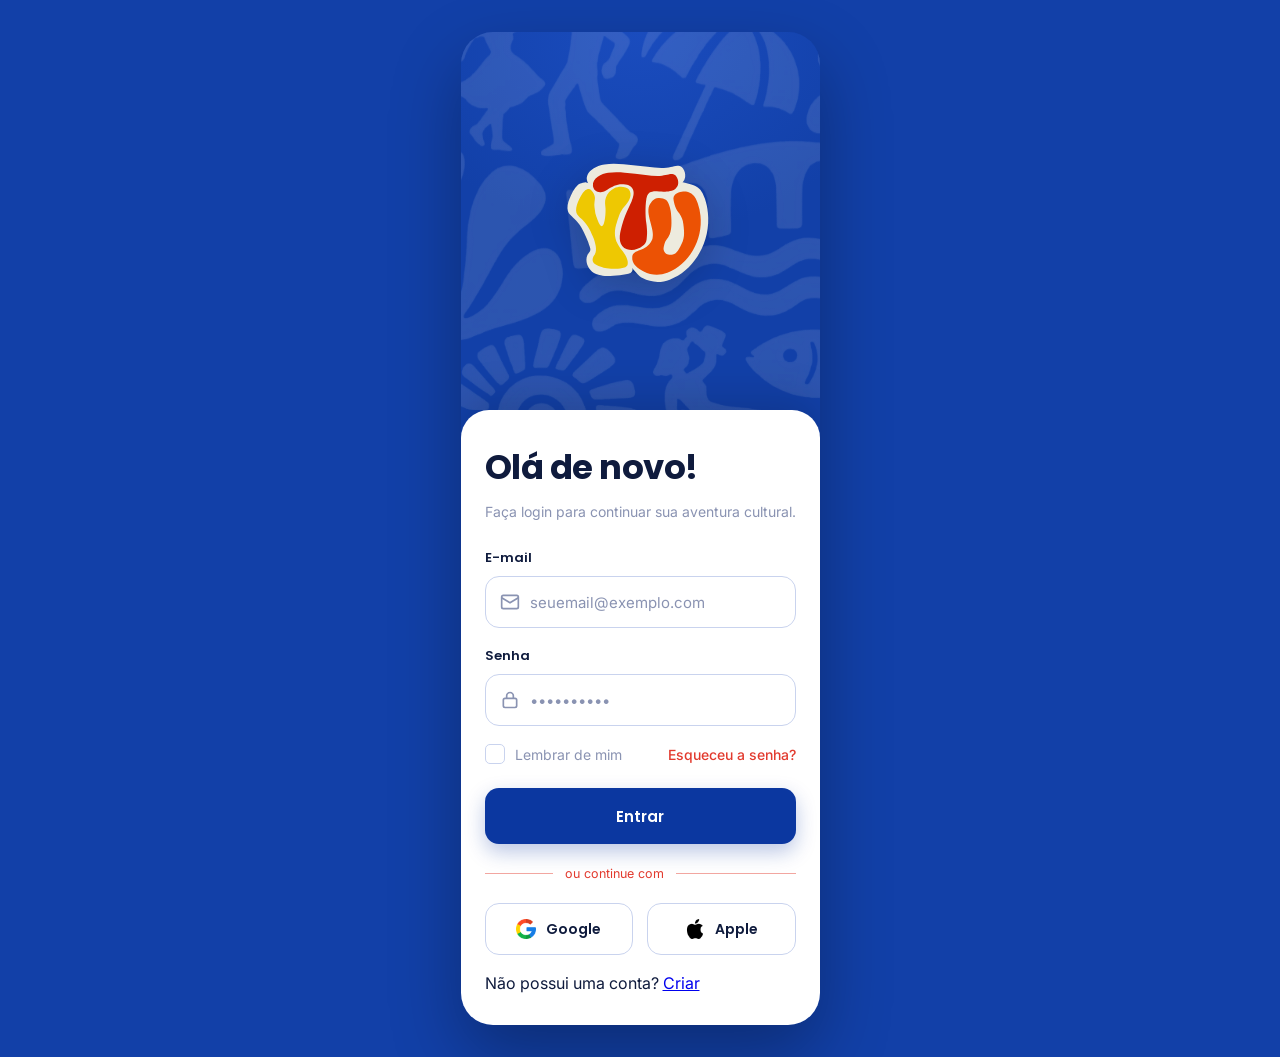
<file: telaLogin/index.html>
<!doctype html>
<html lang="pt-BR">
  <head>
    <meta charset="UTF-8" />
    <meta name="viewport" content="width=device-width, initial-scale=1" />
    <title>Olá de novo!</title>
    <link rel="preconnect" href="https://fonts.googleapis.com" />
    <link
      href="https://fonts.googleapis.com/css2?family=Poppins:wght@400;600;700&family=Inter:wght@400;500;600&display=swap"
      rel="stylesheet"
    />
    <link rel="stylesheet" href="style.css" />
  </head>
  <body>
    <div class="screen">
      <header class="hero">
        <img class="hero__logo" src="../src/logo.svg" alt="Logo" />
      </header>

      <main class="sheet">
        <h1 class="sheet__title">Olá de novo!</h1>
        <p class="sheet__subtitle">
          Faça login para continuar sua aventura cultural.
        </p>

        <form class="form">
          <div class="field">
            <label for="email">E-mail</label>
            <div class="input-wrap">
              <svg
                class="icon"
                viewBox="0 0 24 24"
                fill="none"
                stroke="currentColor"
                stroke-width="2"
              >
                <rect x="2" y="4" width="20" height="16" rx="2" />
                <path d="m2 7 10 6 10-6" />
              </svg>
              <input
                id="email"
                type="email"
                placeholder="seuemail@exemplo.com"
              />
            </div>
          </div>

          <div class="field">
            <label for="senha">Senha</label>
            <div class="input-wrap">
              <svg
                class="icon"
                viewBox="0 0 24 24"
                fill="none"
                stroke="currentColor"
                stroke-width="2"
              >
                <rect x="4" y="10" width="16" height="11" rx="2" />
                <path d="M8 10V7a4 4 0 0 1 8 0v3" />
              </svg>
              <input id="senha" type="password" placeholder="••••••••••" />
            </div>
          </div>

          <div class="row">
            <label class="check">
              <input type="checkbox" />
              <span class="box"></span>
              <span class="check__text">Lembrar de mim</span>
            </label>
            <a class="link" href="#">Esqueceu a senha?</a>
          </div>

          <button class="btn btn--primary" type="submit">Entrar</button>

          <div class="divider"><span>ou continue com</span></div>

          <!-- GOOGLE / APPLE -->

                <div class="socials">

                    <button
                        class="btn btn--ghost"
                        type="button"
                    >

                        <img
                            src="../src/icons/google.svg"
                            alt=""
                            width="20"
                            height="20"
                        >

                        Google

                    </button>


                    <button
                        class="btn btn--ghost"
                        type="button"
                    >

                        <img
                            src="../src/icons/apple.svg"
                            alt=""
                            width="20"
                            height="20"
                        >

                        Apple

                    </button>

                </div>

                <div class="register-link">
    <span>Não possui uma conta?</span>
    <a href="cadastro.html">Criar</a>
</div>
        </form>
      </main>
    </div>
  </body>
</html>
</file>
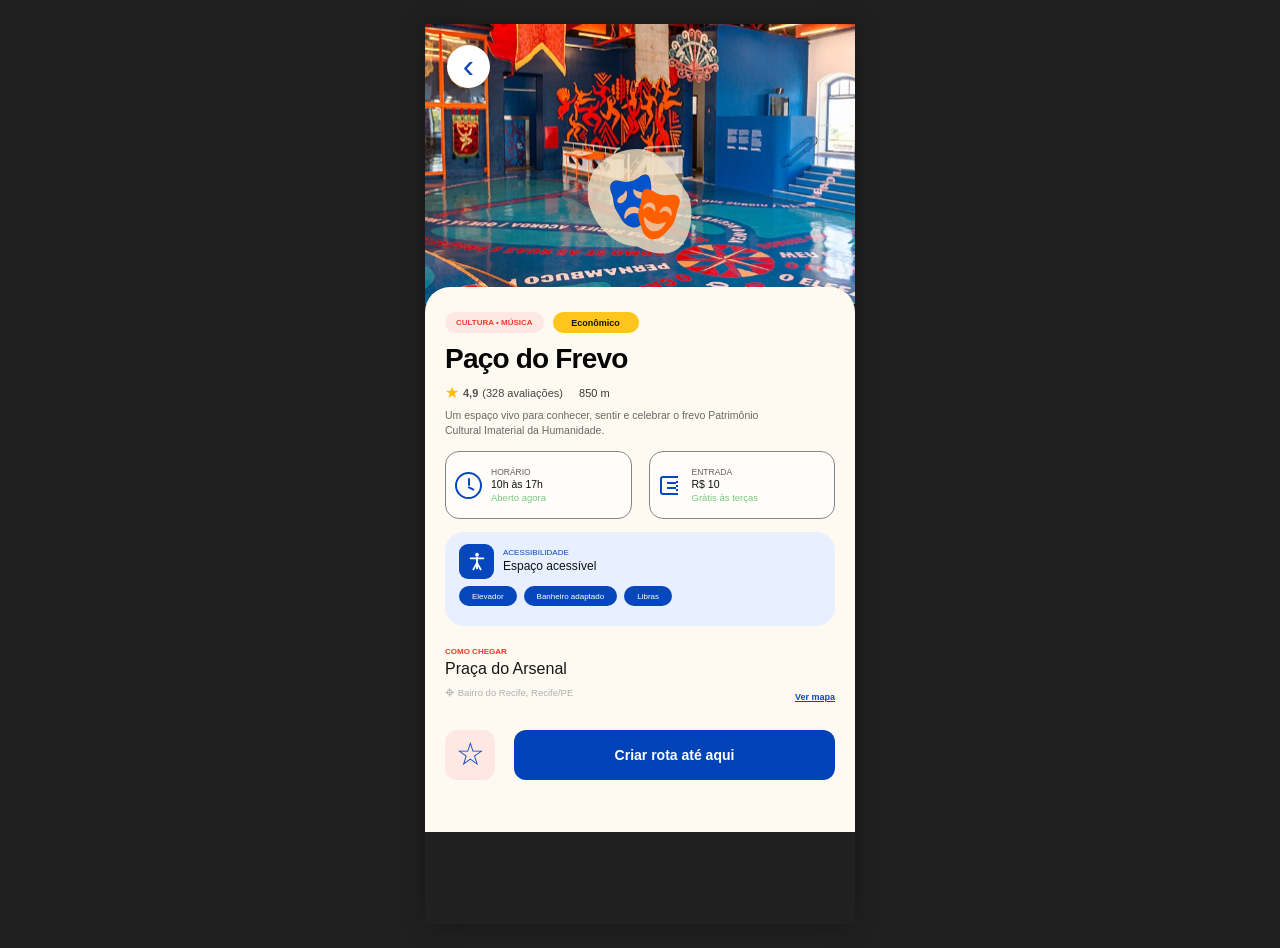
<file: lugar/lugar.html>
<!DOCTYPE html>
<html lang="pt-BR">

<head>
    <meta charset="UTF-8">
    <meta name="viewport" content="width=device-width, initial-scale=1.0">

    <title>Paço do Frevo</title>

    <link rel="preconnect" href="https://fonts.googleapis.com">
    <link rel="preconnect" href="https://fonts.gstatic.com" crossorigin>

    <link rel="stylesheet" href="lugar.css">
</head>

<body>

    <main class="app">

        <section class="hero">

            <img
                src="/src/image 143.svg"
                alt="Paço do Frevo"
                class="hero-image"
            >

            <button
                class="back-button"
                id="backButton"
                aria-label="Voltar"
            >
                <span>‹</span>
            </button>


            <div class="category-icon">

                <img 
                    src="/src/Ellipse 25.svg"
                    class="category-background"
                    alt="fundo do ícone de cultura"
                >

                <img 
                    src="/src/image 147 [Vectorized].svg"
                    class="category-masks"
                    alt="Ícone de cultura"
                >

            </div>

        </section>


        <section class="content">

            <div class="tags">

                <span class="tag culture">
                    CULTURA • MÚSICA
                </span>

                <span class="tag economy">
                    Econômico
                </span>

            </div>


            <h1>Paço do Frevo</h1>


            <div class="rating">

                <span class="star">★</span>

                <strong>4,9</strong>

                <span>(328 avaliações)</span>

                <span class="distance">
                    850 m
                </span>

            </div>


            <p class="description">
                Um espaço vivo para conhecer, sentir e celebrar o frevo
                Patrimônio Cultural Imaterial da Humanidade.
            </p>


            <div class="info-grid">

                <div class="info-card">

                    <div class="info-icon clock-icon"></div>

                    <div class="info-text">

                        <small>HORÁRIO</small>

                        <strong>10h às 17h</strong>

                        <em>Aberto agora</em>

                    </div>

                </div>


                <div class="info-card">

                    <div class="info-icon ticket-icon"></div>

                    <div class="info-text">

                        <small>ENTRADA</small>

                        <strong>R$ 10</strong>

                        <em>Grátis às terças</em>

                    </div>

                </div>

            </div>


            <div class="accessibility">

                <div class="access-title">

                    <div class="access-icon">

                        <svg
                            viewBox="0 0 24 24"
                            xmlns="http://www.w3.org/2000/svg"
                        >
                            <circle
                                cx="12"
                                cy="4"
                                r="2"
                                fill="white"
                            />

                            <path
                                d="M5 8h14"
                                stroke="white"
                                stroke-width="2"
                                stroke-linecap="round"
                            />

                            <path
                                d="M12 7v12"
                                stroke="white"
                                stroke-width="2"
                                stroke-linecap="round"
                            />

                            <path
                                d="M8 20l4-7 4 7"
                                fill="none"
                                stroke="white"
                                stroke-width="2"
                                stroke-linecap="round"
                                stroke-linejoin="round"
                            />
                        </svg>

                    </div>

                    <div>

                        <small>
                            ACESSIBILIDADE
                        </small>

                        <strong>
                            Espaço acessível
                        </strong>

                    </div>

                </div>


                <div class="access-tags">

                    <span>Elevador</span>

                    <span>Banheiro adaptado</span>

                    <span>Libras</span>

                </div>

            </div>


            <div class="location">

                <span class="section-label">
                    COMO CHEGAR
                </span>


                <div class="address-row">

                    <div>

                        <h2>
                            Praça do Arsenal
                        </h2>

                        <p>
                            <span class="pin">⌖</span>
                            Bairro do Recife, Recife/PE
                        </p>

                    </div>


                    <button
                        class="map-button"
                        id="mapButton"
                    >
                        Ver mapa
                    </button>

                </div>

            </div>


            <div class="bottom-actions">

                <button
                    class="favorite-button"
                    id="favoriteButton"
                    aria-label="Favoritar"
                >
                    <span>☆</span>
                </button>


                <button
                    class="route-button"
                    id="routeButton"
                >
                    Criar rota até aqui
                </button>

            </div>

        </section>

    </main>


    <script src="lugar.js"></script>

</body>

</html>
</file>
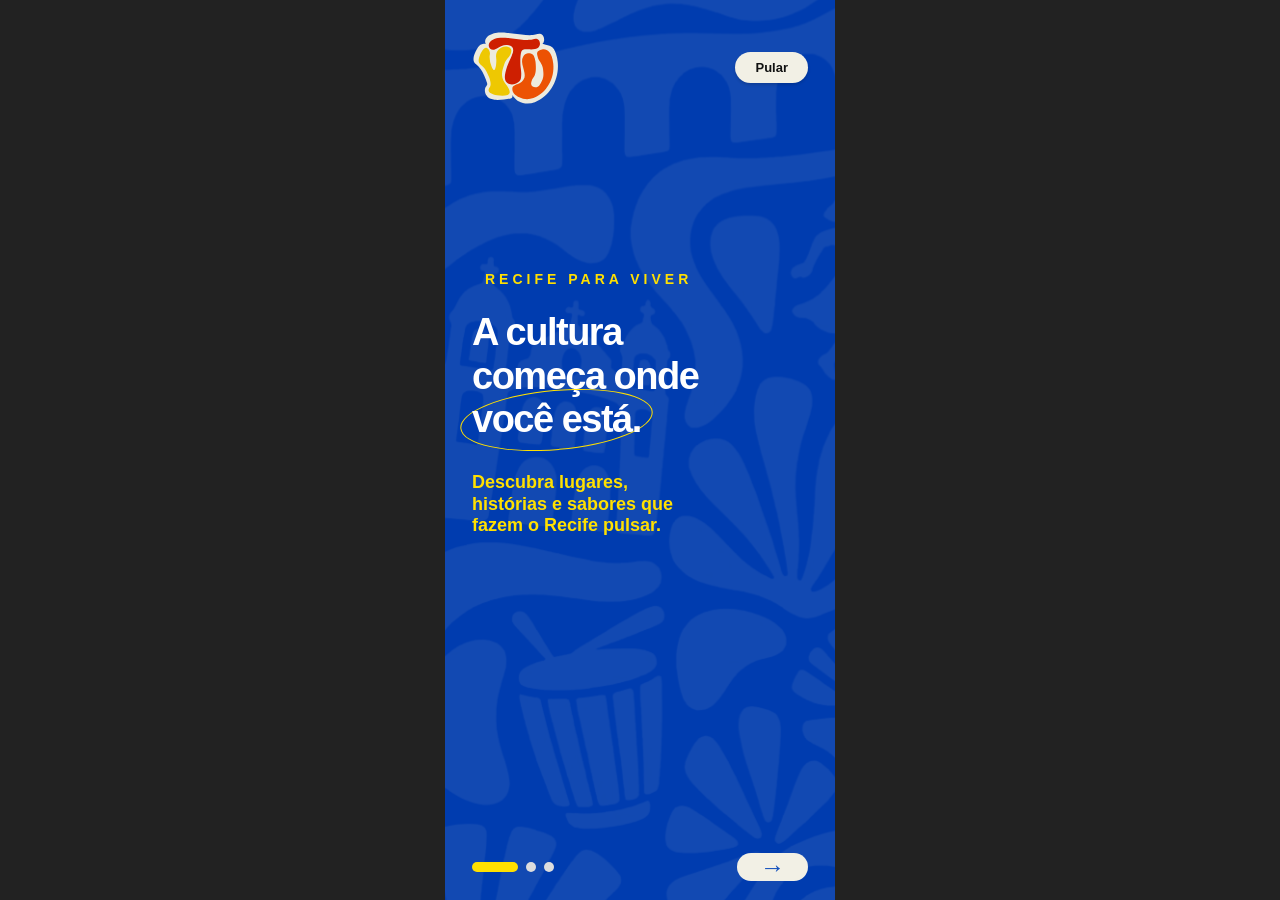
<file: onboarding/onboarding.html>
<!DOCTYPE html>

<html lang="pt-BR">

<head>

    <meta charset="UTF-8">

    <meta name="viewport"
        content="width=device-width, initial-scale=1.0">

    <title>Recife para viver</title>

    <link rel="stylesheet" href="onboarding.css">

</head>

<body>

    <section class="pagina">

        <!-- TELA 1 -->

        <div class="tela tela-1 ativa">

            <header>

                <div class="logo">

                    <img
                        src="/src/logo.svg"
                        alt="Logo Recife para viver">

                </div>

                <button
                    class="pular"
                    type="button"
                    onclick="pularPagina()">

                    Pular

                </button>

            </header>


            <main>

                <p class="subtitulo">

                    RECIFE PARA VIVER

                </p>


                <h1>

                    A cultura
                    <br>

                    começa onde
                    <br>

                    <span class="circulo">

                        você está.

                    </span>

                </h1>


                <p class="descricao">

                    Descubra lugares,
                    <br>

                    histórias e sabores que
                    <br>

                    fazem o Recife pulsar.

                </p>


                <div class="controles">

                    <div
                        class="paginas"
                        aria-label="Slide 1 de 3">

                        <span class="ativo"></span>

                        <span></span>

                        <span></span>

                    </div>


                    <button
                        class="proximo"
                        type="button"
                        onclick="proximoSlide()"
                        aria-label="Próximo slide">

                        →

                    </button>

                </div>

            </main>

        </div>


        <!-- TELA 2 -->

        <div class="tela tela-2">

            <header>

                <div class="logo">

                    <img
                        src="/src/logo.svg"
                        alt="Logo Recife para viver">

                </div>

                <button
                    class="pular"
                    type="button"
                    onclick="pularPagina()">

                    Pular

                </button>

            </header>


            <main>

                <p class="subtitulo">

                    ROTAS DO SEU JEITO

                </p>


                <h1>

                    Seu tempo, sua
                    <br>

                    companhia,
                    <br>

                    <span class="circulo">

                        seu bolso.

                    </span>

                </h1>


                <p class="descricao">

                    O YTU combina suas
                    <br>

                    preferências e monta
                    <br>

                    experiências possíveis
                    <br>

                    de verdade.

                </p>


                <div class="controles">

                    <div
                        class="paginas"
                        aria-label="Slide 2 de 3">

                        <span></span>

                        <span class="ativo"></span>

                        <span></span>

                    </div>


                    <button
                        class="proximo"
                        type="button"
                        onclick="proximoSlide()"
                        aria-label="Próximo slide">

                        →

                    </button>

                </div>

            </main>

        </div>


        <!-- TELA 3 -->

        <div class="tela tela-3">

            <header>

                <div class="logo">

                    <img
                        src="/src/logo.svg"
                        alt="Logo Recife para viver">

                </div>

                <button
                    class="pular"
                    type="button"
                    onclick="pularPagina()">

                    Pular

                </button>

            </header>


            <main>

                <p class="subtitulo">

                    DAQUI PRA ONDE?

                </p>


                <h1>

                    Descubra,
                    <br>

                    caminhe e viva
                    <br>

                    <span class="circulo">

                        a cidade.

                    </span>

                </h1>


                <p class="descricao">

                    Do frevo à gastronomia:
                    <br>

                    você escolhe o ritmo e a
                    <br>

                    gente mostra o
                    <br>

                    caminho.

                </p>


                <div class="controles">

                    <div
                        class="paginas"
                        aria-label="Slide 3 de 3">

                        <span></span>

                        <span></span>

                        <span class="ativo"></span>

                    </div>


                    <button
                        class="proximo finalizar"
                        type="button"
                        onclick="finalizarOnboarding()"
                        aria-label="Finalizar">

                        ✓

                    </button>

                </div>

            </main>

        </div>

    </section>


    <script src="onboarding.js"></script>

</body>

</html>
</file>
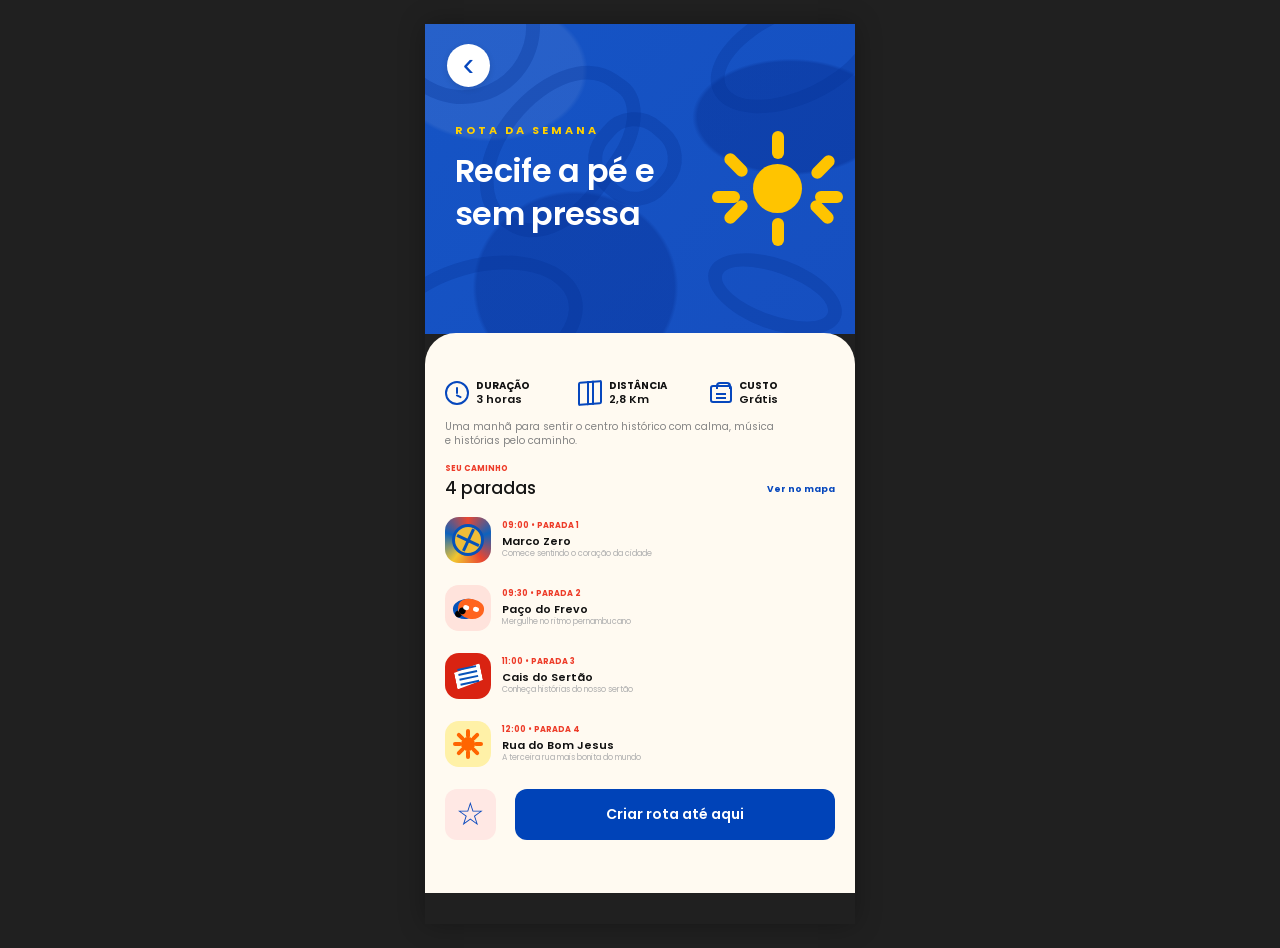
<file: roteiros/roteiros.html>
<!DOCTYPE html>
<html lang="pt-BR">
<head>
    <meta charset="UTF-8">
    <meta name="viewport" content="width=device-width, initial-scale=1.0">
    <title>Roteiros</title>

    <link rel="preconnect" href="https://fonts.googleapis.com">
    <link rel="preconnect" href="https://fonts.gstatic.com" crossorigin>
    <link href="https://fonts.googleapis.com/css2?family=Poppins:wght@400;500;600;700;800&display=swap" rel="stylesheet">

    <link rel="stylesheet" href="roteiros.css">
</head>

<body>

    <main class="app">

        <section class="hero">

            <button class="back-button" id="backButton" aria-label="Voltar">
                <span>‹</span>
            </button>

            <div class="hero-pattern">

                <div class="pattern-shape shape-1"></div>
                <div class="pattern-shape shape-2"></div>
                <div class="pattern-shape shape-3"></div>
                <div class="pattern-shape shape-4"></div>
                <div class="pattern-shape shape-5"></div>
                <div class="pattern-shape shape-6"></div>

                <div class="route-text">
                    <span>ROTA DA SEMANA</span>

                    <h1>
                        Recife a pé e<br>
                        sem pressa
                    </h1>
                </div>

                <div class="sun">
                    <div class="sun-center"></div>

                    <span class="ray ray-1"></span>
                    <span class="ray ray-2"></span>
                    <span class="ray ray-3"></span>
                    <span class="ray ray-4"></span>
                    <span class="ray ray-5"></span>
                    <span class="ray ray-6"></span>
                    <span class="ray ray-7"></span>
                    <span class="ray ray-8"></span>
                </div>

            </div>

        </section>


        <section class="content">

            <div class="route-info">

                <div class="info-item">
                    <div class="info-icon clock-icon">
                        <span></span>
                    </div>

                    <div>
                        <strong>DURAÇÃO</strong>
                        <b>3 horas</b>
                    </div>
                </div>


                <div class="info-item">
                    <div class="info-icon map-icon">
                        <span></span>
                    </div>

                    <div>
                        <strong>DISTÂNCIA</strong>
                        <b>2,8 Km</b>
                    </div>
                </div>


                <div class="info-item">
                    <div class="info-icon cost-icon">
                        <span></span>
                    </div>

                    <div>
                        <strong>CUSTO</strong>
                        <b>Grátis</b>
                    </div>
                </div>

            </div>


            <p class="description">
                Uma manhã para sentir o centro histórico com calma, música
                e histórias pelo caminho.
            </p>


            <div class="route-heading">

                <div>
                    <span>SEU CAMINHO</span>
                    <h2>4 paradas</h2>
                </div>

                <button class="map-link" id="mapLink">
                    Ver no mapa
                </button>

            </div>


            <div class="stops">


                <article class="stop">

                    <div class="stop-icon stop-zero">
                        <div class="map-symbol">
                            <span></span>
                        </div>
                    </div>

                    <div class="stop-info">
                        <span class="stop-time">
                            09:00 • PARADA 1
                        </span>

                        <h3>Marco Zero</h3>

                        <p>
                            Comece sentindo o coração da cidade
                        </p>
                    </div>

                </article>


                <article class="stop">

                    <div class="stop-icon stop-frevo">

                        <div class="mask mask-blue">●</div>
                        <div class="mask mask-orange">●</div>

                    </div>

                    <div class="stop-info">
                        <span class="stop-time">
                            09:30 • PARADA 2
                        </span>

                        <h3>Paço do Frevo</h3>

                        <p>
                            Mergulhe no ritmo pernambucano
                        </p>
                    </div>

                </article>


                <article class="stop">

                    <div class="stop-icon stop-sertao">

                        <div class="accordion">
                            <span></span>
                            <span></span>
                            <span></span>
                            <span></span>
                        </div>

                    </div>

                    <div class="stop-info">
                        <span class="stop-time">
                            11:00 • PARADA 3
                        </span>

                        <h3>Cais do Sertão</h3>

                        <p>
                            Conheça histórias do nosso sertão
                        </p>
                    </div>

                </article>


                <article class="stop">

                    <div class="stop-icon stop-bom-jesus">

                        <div class="small-sun">
                            <div></div>

                            <span></span>
                            <span></span>
                            <span></span>
                            <span></span>
                            <span></span>
                            <span></span>
                            <span></span>
                            <span></span>
                        </div>

                    </div>

                    <div class="stop-info">
                        <span class="stop-time">
                            12:00 • PARADA 4
                        </span>

                        <h3>Rua do Bom Jesus</h3>

                        <p>
                            A terceira rua mais bonita do mundo
                        </p>
                    </div>

                </article>

            </div>


            <div class="bottom-actions">

                <button class="favorite-button" id="favoriteButton">
                    <span>☆</span>
                </button>

                <button class="route-button" id="routeButton">
                    Criar rota até aqui
                </button>

            </div>

        </section>

    </main>

    <script src="roteiros.js"></script>

</body>
</html>
</file>
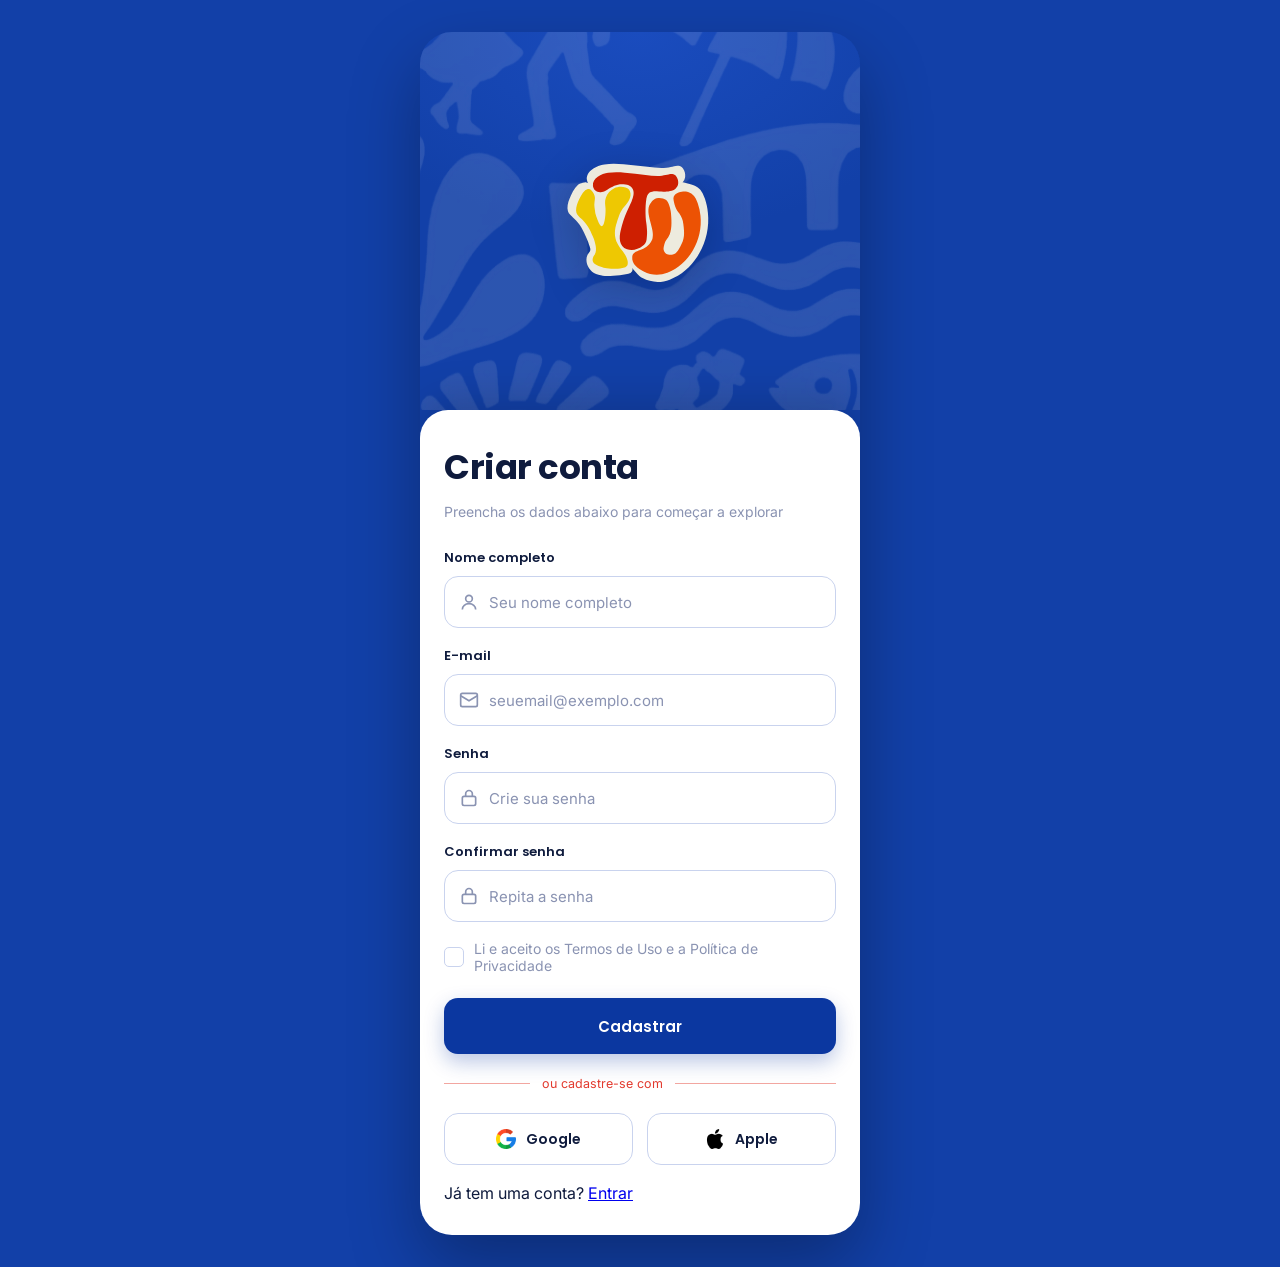
<file: telaLogin/cadastro.html>
<!DOCTYPE html>
<html lang="pt-BR">

<head>

    <meta charset="UTF-8">

    <meta
        name="viewport"
        content="width=device-width, initial-scale=1.0"
    >

    <title>Criar conta</title>


    <!-- FONTES -->

    <link rel="preconnect" href="https://fonts.googleapis.com">

    <link
        href="https://fonts.googleapis.com/css2?family=Poppins:wght@400;600;700&family=Inter:wght@400;500;600&display=swap"
        rel="stylesheet"
    >


    <!-- CSS -->

    <link
        rel="stylesheet"
        href="style.css"
    >

</head>


<body>


    <div class="screen">


        <!-- PARTE AZUL COM A LOGO -->

        <header class="hero">

            <img
                class="hero__logo"
                src="../src/logo.svg"
                alt="Logo"
            >

        </header>



        <!-- ÁREA BRANCA -->

        <main class="sheet">


            <!-- TÍTULO -->

            <h1 class="sheet__title">
                Criar conta
            </h1>


            <p class="sheet__subtitle">
                Preencha os dados abaixo para começar a explorar
            </p>



            <!-- FORMULÁRIO -->

            <form
                class="form"
                id="cadastroForm"
            >


                <!-- NOME -->

                <div class="field">

                    <label for="nome">
                        Nome completo
                    </label>


                    <div class="input-wrap">

                        <svg
                            class="icon"
                            viewBox="0 0 24 24"
                            fill="none"
                            stroke="currentColor"
                            stroke-width="2"
                        >

                            <circle
                                cx="12"
                                cy="8"
                                r="4"
                            />

                            <path
                                d="M4 21c0-4 3.5-7 8-7s8 3 8 7"
                            />

                        </svg>


                        <input
                            id="nome"
                            type="text"
                            placeholder="Seu nome completo"
                            required
                        >

                    </div>

                </div>



                <!-- EMAIL -->

                <div class="field">

                    <label for="email">
                        E-mail
                    </label>


                    <div class="input-wrap">

                        <svg
                            class="icon"
                            viewBox="0 0 24 24"
                            fill="none"
                            stroke="currentColor"
                            stroke-width="2"
                        >

                            <rect
                                x="2"
                                y="4"
                                width="20"
                                height="16"
                                rx="2"
                            />

                            <path
                                d="m2 7 10 6 10-6"
                            />

                        </svg>


                        <input
                            id="email"
                            type="email"
                            placeholder="seuemail@exemplo.com"
                            required
                        >

                    </div>

                </div>



                <!-- SENHA -->

                <div class="field">

                    <label for="senha">
                        Senha
                    </label>


                    <div class="input-wrap">

                        <svg
                            class="icon"
                            viewBox="0 0 24 24"
                            fill="none"
                            stroke="currentColor"
                            stroke-width="2"
                        >

                            <rect
                                x="4"
                                y="10"
                                width="16"
                                height="11"
                                rx="2"
                            />

                            <path
                                d="M8 10V7a4 4 0 0 1 8 0v3"
                            />

                        </svg>


                        <input
                            id="senha"
                            type="password"
                            placeholder="Crie sua senha"
                            required
                        >

                    </div>

                </div>



                <!-- CONFIRMAR SENHA -->

                <div class="field">

                    <label for="confirmarSenha">
                        Confirmar senha
                    </label>


                    <div class="input-wrap">

                        <svg
                            class="icon"
                            viewBox="0 0 24 24"
                            fill="none"
                            stroke="currentColor"
                            stroke-width="2"
                        >

                            <rect
                                x="4"
                                y="10"
                                width="16"
                                height="11"
                                rx="2"
                            />

                            <path
                                d="M8 10V7a4 4 0 0 1 8 0v3"
                            />

                        </svg>


                        <input
                            id="confirmarSenha"
                            type="password"
                            placeholder="Repita a senha"
                            required
                        >

                    </div>

                </div>



                <!-- TERMOS -->

                <label class="check">

                    <input
                        type="checkbox"
                        id="termos"
                        required
                    >


                    <span class="box"></span>


                    <span class="check__text">
                        Li e aceito os Termos de Uso e a Política de Privacidade
                    </span>

                </label>



                <!-- BOTÃO CADASTRAR -->

                <button
                    class="btn btn--primary"
                    type="submit"
                >
                    Cadastrar
                </button>



                <!-- DIVISOR -->

                <div class="divider">

                    <span>
                        ou cadastre-se com
                    </span>

                </div>



                <!-- GOOGLE E APPLE -->

                <div class="socials">


                    <button
                        class="btn btn--ghost"
                        type="button"
                    >

                        <img
                            src="../src/icons/google.svg"
                            alt=""
                            width="20"
                            height="20"
                        >

                        Google

                    </button>



                    <button
                        class="btn btn--ghost"
                        type="button"
                    >

                        <img
                            src="../src/icons/apple.svg"
                            alt=""
                            width="20"
                            height="20"
                        >

                        Apple

                    </button>


                </div>



                <!-- VOLTAR PARA LOGIN -->

                <div class="register-link">

                    <span>
                        Já tem uma conta?
                    </span>


                    <a href="index.html">
                        Entrar
                    </a>

                </div>


            </form>

        </main>

    </div>



    <!-- JAVASCRIPT -->

    <script src="script.js"></script>

</body>

</html>
</file>
<file: telaLogin/style.css>
:root {
  --blue: #1240a8;
  --blue-deep: #0b37a0;
  --red: #e23a2e;
  --text: #0f1b3d;
  --muted: #8a93b2;
  --border: #c9d3ee;
  --white: #fff;
  --radius: 14px;
  --sheet-radius: 28px;
}

*,
*::before,
*::after {
  box-sizing: border-box;
  margin: 0;
  padding: 0;
}
html {
  -webkit-text-size-adjust: 100%;
}
body {
  font-family: "Inter", system-ui, sans-serif;
  color: var(--text);
  background: var(--blue);
  min-height: 100dvh;
}

.screen {
  display: flex;
  flex-direction: column;
  min-height: 100dvh;
  max-width: 520px;
  margin-inline: auto;
  background: var(--blue);
}

/* ---------- HERO ---------- */
.hero {
  flex: 1 1 auto;
  min-height: clamp(240px, 42dvh, 380px);
  display: grid;
  place-items: center;
  padding: 24px;
  background:
    radial-gradient(120% 90% at 50% 0%, #1a4cbe 0%, var(--blue) 60%),
    url("../src/image29.svg") center/cover no-repeat;
  background-blend-mode: overlay;
}
.hero__logo {
  width: clamp(100px, 45vw, 150px);
  height: auto;
  filter: drop-shadow(0 8px 20px rgba(0, 0, 0, 0.18));
}

/* ---------- SHEET ---------- */
.sheet {
  background: var(--white);
  border-radius: var(--sheet-radius) var(--sheet-radius) 0 0;
  padding: 32px 24px calc(32px + env(safe-area-inset-bottom));
  box-shadow: 0 -12px 40px rgba(0, 0, 0, 0.15);
}
.sheet__title {
  font-family: "Poppins", sans-serif;
  font-weight: 700;
  font-size: clamp(28px, 7.5vw, 34px);
  letter-spacing: -0.5px;
}
.sheet__subtitle {
  margin-top: 8px;
  color: var(--muted);
  font-size: 14px;
  line-height: 1.5;
}

/* ---------- FORM ---------- */
.form {
  margin-top: 26px;
  display: grid;
  gap: 18px;
}
.field {
  display: grid;
  gap: 8px;
}
.field label {
  font-family: "Poppins", sans-serif;
  font-size: 13px;
  font-weight: 600;
}

.input-wrap {
  display: flex;
  align-items: center;
  gap: 10px;
  border: 1.5px solid var(--border);
  border-radius: var(--radius);
  padding: 0 14px;
  height: 52px;
  background: var(--white);
  transition:
    border-color 0.2s,
    box-shadow 0.2s;
}
.input-wrap:focus-within {
  border-color: var(--blue);
  box-shadow: 0 0 0 4px rgba(18, 64, 168, 0.12);
}
.icon {
  width: 20px;
  height: 20px;
  color: var(--muted);
  flex: none;
}
.input-wrap input {
  flex: 1;
  min-width: 0;
  border: 0;
  outline: 0;
  font:
    400 15px/1 "Inter",
    sans-serif;
  color: var(--text);
  background: transparent;
}
.input-wrap input::placeholder {
  color: var(--muted);
}

/* ---------- ROW / CHECK ---------- */
.row {
  display: flex;
  align-items: center;
  justify-content: space-between;
  gap: 12px;
  flex-wrap: wrap;
}
.check {
  display: flex;
  align-items: center;
  gap: 10px;
  cursor: pointer;
  user-select: none;
}
.check input {
  position: absolute;
  opacity: 0;
  pointer-events: none;
}
.box {
  width: 20px;
  height: 20px;
  flex: none;
  border: 1.5px solid var(--border);
  border-radius: 5px;
  display: grid;
  place-items: center;
  transition: 0.18s;
}
.box::after {
  content: "";
  width: 10px;
  height: 6px;
  border-left: 2px solid #fff;
  border-bottom: 2px solid #fff;
  transform: rotate(-45deg) scale(0);
  transition: transform 0.18s;
}
.check input:checked + .box {
  background: var(--blue);
  border-color: var(--blue);
}
.check input:checked + .box::after {
  transform: rotate(-45deg) scale(1);
}
.check input:focus-visible + .box {
  box-shadow: 0 0 0 4px rgba(18, 64, 168, 0.15);
}
.check__text {
  font-size: 14px;
  color: var(--muted);
}

.link {
  font-size: 14px;
  font-weight: 500;
  color: var(--red);
  text-decoration: none;
}
.link:hover {
  text-decoration: underline;
}

/* ---------- BUTTONS ---------- */
.btn {
  height: 56px;
  width: 100%;
  display: inline-flex;
  align-items: center;
  justify-content: center;
  gap: 10px;
  border: 0;
  border-radius: var(--radius);
  cursor: pointer;
  font-family: "Poppins", sans-serif;
  font-weight: 600;
  font-size: 15px;
  transition:
    transform 0.12s,
    filter 0.2s,
    background 0.2s;
}
.btn:active {
  transform: translateY(1px);
}
.btn--primary {
  margin-top: 6px;
  background: var(--blue-deep);
  color: #fff;
  box-shadow: 0 8px 20px rgba(11, 55, 160, 0.28);
}
.btn--primary:hover {
  filter: brightness(1.08);
}
.btn--ghost {
  height: 52px;
  background: #fff;
  color: var(--text);
  border: 1.5px solid var(--border);
  font-size: 14px;
}
.btn--ghost:hover {
  background: #f5f8ff;
}

/* ---------- DIVIDER ---------- */
.divider {
  display: flex;
  align-items: center;
  gap: 12px;
  color: var(--red);
  font-size: 12.5px;
  margin: 4px 0;
}
.divider::before,
.divider::after {
  content: "";
  height: 1px;
  background: var(--red);
  opacity: 0.45;
  flex: 1;
}
.divider::before {
  max-width: 22%;
}

/* ---------- SOCIALS ---------- */
.socials {
  display: grid;
  grid-template-columns: 1fr 1fr;
  gap: 14px;
}
@media (max-width: 340px) {
  .socials {
    grid-template-columns: 1fr;
  }
}

/* ---------- DESKTOP ---------- */
@media (min-width: 768px) {
  body {
    display: grid;
    place-items: center;
    padding: 32px;
  }
  .screen {
    min-height: auto;
    border-radius: 32px;
    overflow: hidden;
    box-shadow: 0 30px 70px rgba(0, 0, 0, 0.3);
    max-width: 440px;
  }
  .sheet {
    border-radius: var(--sheet-radius) var(--sheet-radius) 0 0;
  }
}
</file>
<file: lugar/lugar.css>
* {
    box-sizing: border-box;
    margin: 0;
    padding: 0;
}

:root {
    --blue: #0647bd;
    --blue-dark: #0043b8;
    --cream: #fffaf1;
    --text: #080808;
    --gray: #747474;
    --light-gray: #b3b3b3;
    --green: #75c97c;
    --yellow: #ffc400;
    --red: #ed3b28;
}

html,
body {
    width: 100%;
    min-height: 100%;
}

body {
    background: #202020;

    font-family: "Poppins", Arial, sans-serif;

    display: flex;
    justify-content: center;
    align-items: flex-start;

    padding: 0;

    overflow-x: hidden;
}

button {
    border: none;
    font-family: inherit;
    cursor: pointer;
}

.app {
    width: 100%;
    max-width: 430px;
    min-height: 100vh;

    background: transparent;

    position: relative;

    overflow: visible;
}


/* ==========================================
   IMAGEM PRINCIPAL
   ========================================== */

.hero {
    width: 100%;

    height: min(76.92vw, 280px);

    min-height: 250px;

    position: relative;

    overflow: hidden;
}

.hero-image {
    width: 100%;
    height: 100%;

    display: block;

    object-fit: cover;
}


/* ==========================================
   BOTÃO VOLTAR
   ========================================== */

.back-button {
    position: absolute;

    top: clamp(16px, 5.8vw, 21px);
    left: clamp(16px, 6vw, 22px);

    width: clamp(40px, 11.8vw, 43px);
    height: clamp(40px, 11.8vw, 43px);

    background: #ffffff;

    border-radius: 50%;

    color: var(--blue);

    display: flex;
    align-items: center;
    justify-content: center;

    z-index: 30;

    box-shadow: 0 2px 6px rgba(0, 0, 0, 0.1);

    transition: transform 0.15s ease;
}

.back-button span {
    font-family: Arial, sans-serif;

    font-size: clamp(30px, 9vw, 34px);

    font-weight: 400;

    line-height: 1;

    transform: translateY(-2px);
}


/* ==========================================
   ÍCONE DE CATEGORIA
   ========================================== */

.category-icon {
    position: absolute;

    width: clamp(90px, 28.8vw, 105px);
    height: clamp(90px, 28.8vw, 105px);

    left: 50%;

    top: clamp(105px, 34.3vw, 125px);

    transform: translateX(-50%);

    z-index: 25;
}

.category-background {
    position: absolute;

    width: 100%;
    height: 100%;

    left: 0;
    top: 0;

    object-fit: contain;

    z-index: 1;
}

.category-masks {
    position: absolute;

    width: 71.5%;
    height: 71.5%;

    left: 19%;
    top: 19%;

    object-fit: contain;

    z-index: 2;
}

.category-icon svg {
    width: 100%;
    height: 100%;

    display: block;
}


/* ==========================================
   CARD PRINCIPAL
   ========================================== */

.content {
    position: relative;

    z-index: 20;

    width: 100%;

    margin-top: clamp(-17px, -8.8vw, -30px);

    min-height: 545px;

    padding:
        clamp(25px, 6.9vw, 25px)
        clamp(20px, 5.5vw, 20px)
        24px;

    background: var(--cream);

    border-radius: 25px 25px 0 0;

    overflow: hidden;
}


/* ==========================================
   TAGS
   ========================================== */

.tags {
    display: flex;

    align-items: center;

    gap: 9px;

    margin-bottom: 10px;
}

.tag {
    min-height: 21px;

    border-radius: 12px;

    display: flex;

    align-items: center;
    justify-content: center;

    padding: 0 11px;

    font-size: 8px;

    font-weight: 700;

    white-space: nowrap;
}

.culture {
    background: #ffe8e4;

    color: #ed3d2c;
}

.economy {
    min-width: 86px;

    background: #ffc51c;

    color: #151515;

    font-size: 9px;
}


/* ==========================================
   TÍTULO
   ========================================== */

h1 {
    color: #050505;

    font-size: clamp(25px, 7.7vw, 28px);

    font-weight: 800;

    letter-spacing: -0.8px;

    line-height: 1.15;

    margin-bottom: 9px;
}


/* ==========================================
   AVALIAÇÃO
   ========================================== */

.rating {
    min-height: 17px;

    display: flex;

    align-items: center;

    flex-wrap: wrap;

    gap: 4px;

    color: #444;

    font-size: clamp(10px, 3vw, 11px);
}

.rating .star {
    color: #ffbd00;

    font-size: 16px;

    line-height: 1;
}

.rating strong {
    font-weight: 600;

    color: #555;
}

.distance {
    margin-left: 12px;

    color: #333;
}


/* ==========================================
   DESCRIÇÃO
   ========================================== */

.description {
    width: 100%;

    max-width: 320px;

    margin-top: 7px;

    color: #686868;

    font-size: clamp(10px, 2.9vw, 10.5px);

    line-height: 1.38;
}


/* ==========================================
   CARDS DE HORÁRIO E ENTRADA
   ========================================== */

.info-grid {
    width: 100%;

    display: grid;

    grid-template-columns: minmax(0, 1fr) minmax(0, 1fr);

    gap: clamp(10px, 4.7vw, 17px);

    margin-top: 14px;
}

.info-card {
    width: 100%;

    height: 68px;

    background: #fffdf9;

    border: 1px solid #858585;

    border-radius: 14px;

    display: flex;

    align-items: center;

    padding: 9px;

    min-width: 0;
}

.info-icon {
    width: 27px;
    height: 27px;

    flex-shrink: 0;

    margin-right: 9px;

    position: relative;

    color: var(--blue);
}


/* ==========================================
   ÍCONE RELÓGIO
   ========================================== */

.clock-icon {
    border: 2px solid var(--blue);

    border-radius: 50%;
}

.clock-icon::before {
    content: "";

    position: absolute;

    width: 2px;
    height: 8px;

    left: 11px;
    top: 4px;

    background: var(--blue);

    border-radius: 2px;
}

.clock-icon::after {
    content: "";

    position: absolute;

    width: 7px;
    height: 2px;

    left: 11px;
    top: 12px;

    background: var(--blue);

    border-radius: 2px;

    transform: rotate(25deg);

    transform-origin: left center;
}


/* ==========================================
   ÍCONE INGRESSO
   ========================================== */

.ticket-icon {
    width: 23px;
    height: 19px;

    margin-left: 1px;

    border: 2px solid var(--blue);

    border-radius: 3px;
}

.ticket-icon::before {
    content: "";

    position: absolute;

    left: 5px;
    top: 4px;

    width: 10px;
    height: 2px;

    background: var(--blue);

    box-shadow: 0 5px 0 var(--blue);
}

.ticket-icon::after {
    content: "";

    position: absolute;

    right: -2px;
    top: -2px;

    width: 5px;
    height: 19px;

    background: #fffdf9;

    border-left: 2px dotted var(--blue);
}


/* ==========================================
   TEXTO DOS CARDS
   ========================================== */

.info-text {
    display: flex;

    flex-direction: column;

    min-width: 0;

    overflow: hidden;
}

.info-text small {
    color: #5f5f5f;

    font-size: clamp(8px, 2.4vw, 8.5px);

    line-height: 1.2;
}

.info-text strong {
    color: #111;

    font-size: clamp(9.5px, 2.9vw, 10.5px);

    font-weight: 500;

    line-height: 1.45;

    white-space: nowrap;
}

.info-text em {
    color: var(--green);

    font-size: clamp(9px, 2.6vw, 9.5px);

    font-style: normal;

    line-height: 1.2;

    white-space: nowrap;
}


/* ==========================================
   ACESSIBILIDADE
   ========================================== */

.accessibility {
    width: 100%;

    min-height: 94px;

    height: auto;

    margin-top: 13px;

    padding: 12px 14px 10px;

    background: #e8efff;

    border-radius: 19px;
}

.access-title {
    display: flex;

    align-items: center;
}

.access-icon {
    width: 35px;
    height: 35px;

    flex-shrink: 0;

    margin-right: 9px;

    border-radius: 9px;

    background: var(--blue);

    display: flex;

    align-items: center;
    justify-content: center;
}

.access-icon svg {
    width: 22px;
    height: 22px;
}

.access-title small {
    display: block;

    color: var(--blue);

    font-size: 8px;

    line-height: 1.2;
}

.access-title strong {
    display: block;

    color: #101010;

    font-size: 12px;

    font-weight: 500;

    line-height: 1.4;
}


/* ==========================================
   TAGS DE ACESSIBILIDADE
   ========================================== */

.access-tags {
    display: flex;

    gap: 7px;

    margin-top: 7px;

    width: 100%;
}

.access-tags span {
    height: 20px;

    padding: 0 13px;

    background: var(--blue);

    color: #ffffff;

    border-radius: 11px;

    display: flex;

    align-items: center;
    justify-content: center;

    font-size: 8px;

    white-space: nowrap;
}


/* ==========================================
   LOCALIZAÇÃO
   ========================================== */

.location {
    margin-top: 21px;
}

.section-label {
    display: block;

    margin-bottom: 3px;

    color: var(--red);

    font-size: 8px;

    font-weight: 700;
}

.address-row {
    display: flex;

    align-items: flex-end;

    justify-content: space-between;

    gap: 10px;
}

.address-row > div {
    min-width: 0;
}

.address-row h2 {
    color: #161616;

    font-size: clamp(15px, 4.4vw, 16px);

    font-weight: 500;

    line-height: 1.25;
}

.address-row p {
    color: #b0b0b0;

    font-size: clamp(9px, 2.6vw, 9.5px);

    margin-top: 4px;

    white-space: nowrap;
}

.pin {
    color: #aaa;

    font-size: 17px;

    vertical-align: -2px;
}

.map-button {
    flex-shrink: 0;

    padding: 0;

    background: transparent;

    color: var(--blue);

    font-size: 9px;

    font-weight: 700;

    text-decoration: underline;

    margin-bottom: 1px;
}


/* ==========================================
   BOTÕES INFERIORES
   ========================================== */

.bottom-actions {
    width: 100%;

    display: flex;

    align-items: center;

    gap: clamp(14px, 5.2vw, 19px);

    margin-top: 27px;
}


/* ==========================================
   BOTÃO FAVORITO
   ========================================== */

.favorite-button {
    width: 50px;
    height: 50px;

    flex-shrink: 0;

    border-radius: 12px;

    background: #ffe8e4;

    color: var(--blue);

    display: flex;

    align-items: center;
    justify-content: center;

    transition:
        background 0.2s ease,
        transform 0.15s ease;
}

.favorite-button span {
    font-family: Arial, sans-serif;

    font-size: 32px;

    line-height: 1;

    color: var(--blue);

    transform: translateY(-1px);

    transition:
        color 0.2s ease,
        transform 0.2s ease;
}


/* ESTRELA AMARELA */

.favorite-button.active span {
    color: var(--yellow);

    transform: translateY(-1px) scale(1.05);
}


/* ==========================================
   BOTÃO CRIAR ROTA
   ========================================== */

.route-button {
    height: 50px;

    flex: 1;

    min-width: 0;

    border-radius: 12px;

    background: var(--blue-dark);

    color: #ffffff;

    font-size: clamp(13px, 3.9vw, 14px);

    font-weight: 600;

    white-space: nowrap;

    transition:
        background 0.2s ease,
        transform 0.15s ease;
}


/* ==========================================
   EFEITO DE CLIQUE
   ========================================== */

.back-button:active {
    transform: scale(0.96);
}

.favorite-button:active {
    transform: scale(0.96);
}

.route-button:active {
    transform: scale(0.98);
}

.map-button:active {
    transform: scale(0.98);
}


/* ==========================================
   CELULARES MUITO PEQUENOS
   ========================================== */

@media (max-width: 340px) {

    .content {
        padding-left: 16px;
        padding-right: 16px;
    }

    .info-grid {
        gap: 8px;
    }

    .info-card {
        padding: 7px;
    }

    .info-icon {
        margin-right: 6px;
    }

    .accessibility {
        padding-left: 11px;
        padding-right: 11px;
    }

    .access-tags {
        gap: 4px;
    }

    .access-tags span {
        padding-left: 9px;
        padding-right: 9px;

        font-size: 7px;
    }

    .bottom-actions {
        gap: 10px;
    }

    .favorite-button {
        width: 48px;
        height: 48px;
    }

    .route-button {
        height: 48px;
        font-size: 12px;
    }
}


/* ==========================================
   TABLETS / DESKTOP
   ========================================== */

@media (min-width: 431px) {

    body {
        padding: 24px 0;
    }

    .app {
        width: 430px;

        box-shadow:
            0 0 25px rgba(0, 0, 0, 0.3);
    }
}
</file>
<file: onboarding/onboarding.css>
* {
    margin: 0;
    padding: 0;
    box-sizing: border-box;
}


html,
body {
    width: 100%;
    height: 100%;
}


body {
    background: #222;

    font-family:
        Arial,
        Helvetica,
        sans-serif;

    display: flex;
    justify-content: center;

    overflow: hidden;
}


.pagina {
    position: relative;

    width: 100%;
    max-width: 390px;

    height: 100vh;

    overflow: hidden;

    color: white;
}


.tela {
    position: absolute;

    inset: 0;

    width: 100%;
    height: 100%;

    overflow: hidden;

    opacity: 0;

    visibility: hidden;

    transform: translateX(100%);

    transition:
        transform 0.5s ease,
        opacity 0.5s ease,
        visibility 0.5s ease;

    background-size: cover;

    background-position: center;

    background-repeat: no-repeat;
}


.tela.ativa {
    opacity: 1;

    visibility: visible;

    transform: translateX(0);

    z-index: 2;
}


.tela.saindo {
    opacity: 0;

    visibility: visible;

    transform: translateX(-100%);

    z-index: 1;
}


/* ========================================
   TELA 1 - AZUL
======================================== */

.tela-1 {
    background-color: #003CAF;

    background-image:
        url("/src/image\ 46.svg");
}


/* ========================================
   TELA 2 - VERMELHA
======================================== */

.tela-2 {
    background-color: #CE1F01;

    background-image:
    url("/src/bck2.svg");
}


.tela-2::before {
    content: "";

    position: absolute;

    inset: -10%;

    opacity: 0.25;

    background:
        repeating-radial-gradient(
            ellipse,
            transparent 0 28px,
            rgba(255, 150, 120, 0.35) 29px 48px,
            transparent 49px 75px
        );

    transform:
        rotate(-15deg)
        scale(1.3);

    pointer-events: none;
}


/* ========================================
   TELA 3 - AMARELA
======================================== */

.tela-3 {
    background-color: #F79E1B;
    
    background-image:
    url("/src/bck3.svg");
}


.tela-3::before {
    content: "";

    position: absolute;

    inset: -15%;

    opacity: 0.22;

    background:
        repeating-linear-gradient(
            125deg,
            transparent 0 35px,
            rgba(255, 210, 100, 0.45) 36px 65px,
            transparent 66px 100px
        );

    transform:
        rotate(-8deg)
        scale(1.2);

    pointer-events: none;
}


/* ========================================
   CABEÇALHO
======================================== */

header {
    position: relative;

    z-index: 5;

    width: 100%;

    padding:
        28px
        27px
        0;

    display: flex;

    align-items: center;

    justify-content: space-between;
}


/* ========================================
   LOGO
======================================== */

.logo {
    width: 90px;

    height: auto;

    display: flex;

    align-items: center;

    justify-content: center;
}


.logo img {
    display: block;

    width: 100%;

    height: auto;
}


/* ========================================
   BOTÃO PULAR
======================================== */

.pular {
    border: none;

    background: #f2f0e5;

    color: #111;

    padding:
        8px
        20px;

    border-radius: 30px;

    font-size: 13px;

    font-weight: bold;

    cursor: pointer;

    box-shadow:
        0 2px 3px rgba(0, 0, 0, 0.15);

    transition:
        transform 0.2s ease;
}


.pular:hover {
    transform: translateY(-1px);
}


.pular:active {
    transform: scale(0.96);
}


/* ========================================
   CONTEÚDO PRINCIPAL
======================================== */

main {
    position: relative;

    z-index: 3;

    min-height:
        calc(100vh - 100px);

    padding:
        155px
        27px
        25px;

    display: flex;

    flex-direction: column;
}


/* ========================================
   SUBTÍTULO
======================================== */

.subtitulo {
    margin-left: 13px;

    margin-bottom: 23px;

    color: #ffe000;

    font-size: 14px;

    font-weight: bold;

    letter-spacing: 4px;

    line-height: 1.2;
}


/* ========================================
   TELA 3 SUBTÍTULO
======================================== */

.tela-3 .subtitulo {
    color: #0046a8;
}


/* ========================================
   TÍTULO
======================================== */

h1 {
    max-width: 310px;

    font-size: 38px;

    line-height: 1.15;

    font-weight: 800;

    letter-spacing: -1.5px;
}


/* ========================================
   CÍRCULO
======================================== */

.circulo {
    position: relative;

    display: inline-block;

    z-index: 1;
}


.circulo::after {
    content: "";

    position: absolute;

    left: -12px;

    right: -12px;

    top: -8px;

    bottom: -8px;

    border:
        1.5px solid
        #ffe000;

    border-radius: 50%;

    transform:
        rotate(-5deg);

    z-index: -1;
}


/* ========================================
   TELA 2
======================================== */

.tela-2 .descricao {
    color: #ffe000;
}


.tela-2 .circulo::after {
    border-color: #ffe000;
}


/* ========================================
   TELA 3
======================================== */

.tela-3 h1 {
    color: #f4f0e3;
}


.tela-3 .descricao {
    color: #0046a8;
}


.tela-3 .circulo::after {
    border-color: #0046a8;
}


/* ========================================
   DESCRIÇÃO
======================================== */

.descricao {
    margin-top: 30px;

    max-width: 290px;

    color: #ffe000;

    font-size: 18px;

    line-height: 1.2;

    font-weight: 600;
}


/* ========================================
   CONTROLES
======================================== */

.controles {
    margin-top: auto;

    padding-top: 30px;

    display: flex;

    align-items: center;

    justify-content: space-between;
}


/* ========================================
   INDICADORES
======================================== */

.paginas {
    display: flex;

    align-items: center;

    gap: 8px;
}


.paginas span {
    display: block;

    width: 10px;

    height: 10px;

    border-radius: 50%;

    background: #ddd;
}


.paginas .ativo {
    width: 46px;

    border-radius: 20px;

    background: #ffe000;
}


/* ========================================
   BOTÃO PRÓXIMO
======================================== */

.proximo {
    width: 71px;

    height: 28px;

    border: none;

    border-radius: 30px;

    background: #f2f0e5;

    color: #1451bd;

    font-size: 25px;

    cursor: pointer;

    display: flex;

    align-items: center;

    justify-content: center;

    line-height: 1;

    transition:
        transform 0.2s ease;
}


.proximo:hover {
    transform: translateY(-1px);
}


.proximo:active {
    transform: scale(0.94);
}


/* ========================================
   BOTÃO FINAL
======================================== */

.tela-3 .proximo {
    color: #1451bd;

    font-size: 25px;

    font-weight: bold;
}


.finalizar {
    font-size: 23px;
}


/* ========================================
   RESPONSIVIDADE
======================================== */

@media (max-width: 330px) {

    header {
        padding-left: 20px;

        padding-right: 20px;
    }


    main {
        padding-left: 21px;

        padding-right: 21px;

        padding-top: 135px;
    }


    h1 {
        font-size: 30px;
    }


    .descricao {
        font-size: 16px;
    }


    .subtitulo {
        font-size: 12px;

        letter-spacing: 3px;
    }


    .logo {
        width: 78px;
    }


    .pular {
        padding:
            7px
            17px;

        font-size: 12px;
    }

}


@media (min-height: 800px) {

    main {
        padding-top: 165px;
    }

}


@media (max-height: 700px) {

    main {
        padding-top: 110px;
    }


    h1 {
        font-size: 34px;
    }


    .descricao {
        margin-top: 22px;
    }

}
</file>
<file: roteiros/roteiros.css>
* {
    box-sizing: border-box;
    margin: 0;
    padding: 0;
}

:root {
    --blue: #0647bd;
    --blue-dark: #0043b8;
    --hero-blue: #1452c2;
    --hero-dark: #1245aa;
    --cream: #fffaf1;
    --yellow: #ffc400;
    --text: #080808;
    --gray: #8a8a8a;
    --light-gray: #b8b8b8;
    --red: #ed3b28;
}

html,
body {
    width: 100%;
    min-height: 100%;
}

body {
    background: #202020;

    font-family: "Poppins", Arial, sans-serif;

    display: flex;
    justify-content: center;
    align-items: flex-start;

    overflow-x: hidden;
}

button {
    border: none;
    font-family: inherit;
    cursor: pointer;
}


/* ==========================================
   APLICATIVO
   ========================================== */

.app {
    width: 100%;
    max-width: 430px;
    min-height: 100vh;

    position: relative;

    background: transparent;

    overflow: visible;
}


/* ==========================================
   HERO
   ========================================== */

.hero {
    width: 100%;
    height: min(72vw, 310px);

    min-height: 270px;

    position: relative;

    overflow: hidden;
}

.hero-pattern {
    position: absolute;

    inset: 0;

    overflow: hidden;

    background:
        radial-gradient(
            ellipse at 15% 15%,
            rgba(255,255,255,0.08) 0 18%,
            transparent 19%
        ),
        radial-gradient(
            ellipse at 85% 30%,
            rgba(0,35,130,0.35) 0 18%,
            transparent 19%
        ),
        radial-gradient(
            ellipse at 35% 85%,
            rgba(0,35,130,0.3) 0 25%,
            transparent 26%
        ),
        linear-gradient(
            135deg,
            #1554c5,
            #164fc0
        );
}


/* ==========================================
   PADRÃO DECORATIVO
   ========================================== */

.pattern-shape {
    position: absolute;

    border: 14px solid rgba(4, 48, 145, 0.42);

    opacity: 0.7;

    border-radius: 50%;
}

.shape-1 {
    width: 155px;
    height: 155px;

    top: -75px;
    left: -40px;

    transform: rotate(30deg);
}

.shape-2 {
    width: 125px;
    height: 190px;

    top: 30px;
    left: 70px;

    border-radius: 60% 40% 50% 50%;

    transform: rotate(35deg);
}

.shape-3 {
    width: 180px;
    height: 100px;

    right: -30px;
    top: -20px;

    border-radius: 50%;

    transform: rotate(-25deg);
}

.shape-4 {
    width: 210px;
    height: 130px;

    left: -50px;
    bottom: -55px;

    border-radius: 50%;

    transform: rotate(-15deg);
}

.shape-5 {
    width: 140px;
    height: 70px;

    right: 10px;
    bottom: 5px;

    border-radius: 50%;

    transform: rotate(20deg);
}

.shape-6 {
    width: 90px;
    height: 90px;

    left: 165px;
    top: 90px;

    border-radius: 45%;

    transform: rotate(40deg);
}


/* ==========================================
   BOTÃO VOLTAR
   ========================================== */

.back-button {
    position: absolute;

    top: 20px;
    left: 22px;

    width: 43px;
    height: 43px;

    border-radius: 50%;

    background: #ffffff;

    color: var(--blue);

    display: flex;
    align-items: center;
    justify-content: center;

    z-index: 20;

    box-shadow: 0 2px 6px rgba(0,0,0,0.12);

    transition: transform 0.15s ease;
}

.back-button span {
    font-family: Arial, sans-serif;

    font-size: 34px;

    font-weight: 400;

    line-height: 1;

    transform: translateY(-3px);
}


/* ==========================================
   TEXTO DA ROTA
   ========================================== */

.route-text {
    position: absolute;

    left: 30px;
    top: 98px;

    z-index: 5;
}

.route-text span {
    display: block;

    color: #ffd000;

    font-size: 11px;

    font-weight: 700;

    letter-spacing: 3px;

    margin-bottom: 10px;
}

.route-text h1 {
    color: #ffffff;

    font-size: clamp(27px, 8vw, 32px);

    font-weight: 600;

    line-height: 1.35;

    letter-spacing: -0.7px;
}


/* ==========================================
   SOL
   ========================================== */

.sun {
    position: absolute;

    width: 115px;
    height: 115px;

    right: 20px;
    top: 107px;

    z-index: 5;
}

.sun-center {
    position: absolute;

    width: 49px;
    height: 49px;

    left: 33px;
    top: 33px;

    border-radius: 50%;

    background: #ffc400;
}

.ray {
    position: absolute;

    width: 12px;
    height: 28px;

    background: #ffc400;

    border-radius: 8px;
}

.ray-1 {
    left: 52px;
    top: 0;
}

.ray-2 {
    right: 6px;
    top: 22px;

    transform: rotate(45deg);
}

.ray-3 {
    right: 0;
    top: 52px;

    transform: rotate(90deg);
}

.ray-4 {
    right: 7px;
    bottom: 20px;

    transform: rotate(135deg);
}

.ray-5 {
    left: 52px;
    bottom: 0;
}

.ray-6 {
    left: 10px;
    bottom: 20px;

    transform: rotate(45deg);
}

.ray-7 {
    left: 0;
    top: 52px;

    transform: rotate(90deg);
}

.ray-8 {
    left: 10px;
    top: 20px;

    transform: rotate(135deg);
}


/* ==========================================
   CONTEÚDO
   ========================================== */

.content {
    position: relative;

    z-index: 10;

    width: 100%;

    margin-top: -1px;

    min-height: 560px;

    padding: 47px 20px 25px;

    background: var(--cream);

    border-radius: 31px 31px 0 0;

    overflow: hidden;
}


/* ==========================================
   INFORMAÇÕES PRINCIPAIS
   ========================================== */

.route-info {
    width: 100%;

    display: grid;

    grid-template-columns: 1fr 1fr 1fr;

    gap: 8px;
}

.info-item {
    display: flex;

    align-items: center;

    min-width: 0;
}

.info-icon {
    position: relative;

    width: 24px;
    height: 24px;

    flex-shrink: 0;

    margin-right: 7px;

    color: var(--blue);
}

.info-item strong {
    display: block;

    color: #111;

    font-size: 10px;

    font-weight: 700;

    line-height: 1.15;
}

.info-item b {
    display: block;

    color: #111;

    font-size: 11px;

    font-weight: 600;

    line-height: 1.4;
}


/* ==========================================
   RELÓGIO
   ========================================== */

.clock-icon {
    border: 2px solid var(--blue);

    border-radius: 50%;
}

.clock-icon::before {
    content: "";

    position: absolute;

    width: 2px;
    height: 7px;

    left: 9px;
    top: 4px;

    background: var(--blue);

    border-radius: 2px;
}

.clock-icon::after {
    content: "";

    position: absolute;

    width: 6px;
    height: 2px;

    left: 9px;
    top: 11px;

    background: var(--blue);

    border-radius: 2px;

    transform: rotate(25deg);

    transform-origin: left center;
}


/* ==========================================
   MAPA
   ========================================== */

.map-icon {
    border: 2px solid var(--blue);

    border-radius: 2px;

    transform: skewY(-5deg);
}

.map-icon::before {
    content: "";

    position: absolute;

    left: 7px;
    top: -2px;

    width: 2px;
    height: 24px;

    background: var(--blue);
}

.map-icon::after {
    content: "";

    position: absolute;

    right: 6px;
    top: -2px;

    width: 2px;
    height: 24px;

    background: var(--blue);
}


/* ==========================================
   CUSTO
   ========================================== */

.cost-icon {
    width: 22px;
    height: 18px;

    border: 2px solid var(--blue);

    border-radius: 3px;

    margin-top: 2px;
}

.cost-icon::before {
    content: "";

    position: absolute;

    left: 4px;
    top: -5px;

    width: 11px;
    height: 5px;

    border: 2px solid var(--blue);

    border-bottom: none;

    border-radius: 4px 4px 0 0;
}

.cost-icon::after {
    content: "";

    position: absolute;

    left: 4px;
    top: 6px;

    width: 10px;
    height: 2px;

    background: var(--blue);

    box-shadow: 0 4px 0 var(--blue);
}


/* ==========================================
   DESCRIÇÃO
   ========================================== */

.description {
    max-width: 330px;

    margin-top: 13px;

    color: #858585;

    font-size: 10px;

    line-height: 1.4;
}


/* ==========================================
   TÍTULO DO CAMINHO
   ========================================== */

.route-heading {
    display: flex;

    align-items: flex-end;

    justify-content: space-between;

    margin-top: 15px;
}

.route-heading > div {
    min-width: 0;
}

.route-heading span {
    display: block;

    color: var(--red);

    font-size: 8px;

    font-weight: 700;

    margin-bottom: 3px;
}

.route-heading h2 {
    color: #151515;

    font-size: 17px;

    font-weight: 500;

    line-height: 1.2;
}

.map-link {
    padding: 0;

    background: transparent;

    color: var(--blue);

    font-size: 9px;

    font-weight: 700;

    text-decoration: none;

    margin-bottom: 2px;
}


/* ==========================================
   PARADAS
   ========================================== */

.stops {
    width: 100%;

    margin-top: 14px;

    display: flex;

    flex-direction: column;

    gap: 12px;
}

.stop {
    width: 100%;

    display: flex;

    align-items: center;

    min-height: 56px;
}

.stop-icon {
    width: 46px;
    height: 46px;

    flex-shrink: 0;

    margin-right: 11px;

    border-radius: 14px;

    position: relative;

    display: flex;

    align-items: center;
    justify-content: center;

    overflow: hidden;
}


/* ==========================================
   MARCO ZERO
   ========================================== */

.stop-zero {
    background:
        radial-gradient(circle at center,
            #f6d35a 0 20%,
            transparent 21%
        ),
        conic-gradient(
            #e94731,
            #0d62bd,
            #e94731,
            #f1c52e,
            #0d62bd,
            #e94731
        );
}

.map-symbol {
    width: 32px;
    height: 32px;

    border-radius: 50%;

    border: 3px solid #0752b9;

    background: #f0bd38;

    position: relative;
}

.map-symbol::before,
.map-symbol::after {
    content: "";

    position: absolute;

    background: #0752b9;
}

.map-symbol::before {
    width: 24px;
    height: 3px;

    left: 1px;
    top: 12px;

    transform: rotate(25deg);
}

.map-symbol::after {
    width: 3px;
    height: 24px;

    left: 12px;
    top: 1px;

    transform: rotate(25deg);
}


/* ==========================================
   PAÇO DO FREVO
   ========================================== */

.stop-frevo {
    background: #ffe3dc;
}

.mask {
    position: absolute;

    width: 26px;
    height: 20px;

    border-radius: 45% 45% 50% 50%;

    top: 14px;

    transform: rotate(-10deg);
}

.mask::before,
.mask::after {
    content: "";

    position: absolute;

    width: 6px;
    height: 5px;

    border-radius: 50%;

    background: #ffffff;

    top: 7px;
}

.mask::before {
    left: 5px;
}

.mask::after {
    right: 5px;
}

.mask-blue {
    left: 8px;

    background: #0752b9;
}

.mask-orange {
    right: 7px;

    background: #ff641e;

    transform: rotate(10deg);
}


/* ==========================================
   CAIS DO SERTÃO
   ========================================== */

.stop-sertao {
    background: #d92312;
}

.accordion {
    width: 30px;
    height: 25px;

    transform: rotate(-12deg);

    position: relative;
}

.accordion::before {
    content: "";

    position: absolute;

    left: 2px;
    top: 2px;

    width: 27px;
    height: 21px;

    background: #ffffff;

    clip-path: polygon(
        0 20%,
        100% 0,
        100% 80%,
        0 100%
    );
}

.accordion span {
    position: relative;

    display: block;

    width: 19px;
    height: 2px;

    background: #0752b9;

    margin: 3px 0 0 6px;

    z-index: 2;
}


/* ==========================================
   BOM JESUS
   ========================================== */

.stop-bom-jesus {
    background: #fff1a7;
}

.small-sun {
    width: 30px;
    height: 30px;

    position: relative;
}

.small-sun div {
    position: absolute;

    width: 14px;
    height: 14px;

    left: 8px;
    top: 8px;

    border-radius: 50%;

    background: #ff6500;
}

.small-sun span {
    position: absolute;

    width: 4px;
    height: 9px;

    background: #ff6500;

    border-radius: 4px;

    left: 13px;
    top: 0;

    transform-origin: 2px 15px;
}

.small-sun span:nth-child(2) {
    transform: rotate(45deg);
}

.small-sun span:nth-child(3) {
    transform: rotate(90deg);
}

.small-sun span:nth-child(4) {
    transform: rotate(135deg);
}

.small-sun span:nth-child(5) {
    transform: rotate(180deg);
}

.small-sun span:nth-child(6) {
    transform: rotate(225deg);
}

.small-sun span:nth-child(7) {
    transform: rotate(270deg);
}

.small-sun span:nth-child(8) {
    transform: rotate(315deg);
}


/* ==========================================
   TEXTO DAS PARADAS
   ========================================== */

.stop-info {
    min-width: 0;

    flex: 1;
}

.stop-time {
    display: block;

    color: var(--red);

    font-size: 8px;

    font-weight: 700;

    line-height: 1.3;

    margin-bottom: 2px;
}

.stop-info h3 {
    color: #101010;

    font-size: 11px;

    font-weight: 600;

    line-height: 1.35;
}

.stop-info p {
    color: #b0b0b0;

    font-size: 8px;

    line-height: 1.35;

    white-space: nowrap;

    overflow: hidden;

    text-overflow: ellipsis;
}


/* ==========================================
   AÇÕES INFERIORES
   ========================================== */

.bottom-actions {
    width: 100%;

    display: flex;

    align-items: center;

    gap: 19px;

    margin-top: 17px;
}

.favorite-button {
    width: 51px;
    height: 51px;

    flex-shrink: 0;

    border-radius: 12px;

    background: #ffe8e4;

    color: var(--blue);

    display: flex;

    align-items: center;
    justify-content: center;

    transition:
        transform 0.15s ease,
        background 0.2s ease;
}

.favorite-button span {
    font-family: Arial, sans-serif;

    font-size: 32px;

    line-height: 1;

    color: var(--blue);

    transform: translateY(-1px);

    transition:
        color 0.2s ease,
        transform 0.2s ease;
}

.favorite-button.active span {
    color: var(--yellow);

    transform: translateY(-1px) scale(1.05);
}


/* ==========================================
   BOTÃO ROTA
   ========================================== */

.route-button {
    height: 51px;

    flex: 1;

    min-width: 0;

    border-radius: 12px;

    background: var(--blue-dark);

    color: #ffffff;

    font-size: 14px;

    font-weight: 600;

    white-space: nowrap;

    transition: transform 0.15s ease;
}


/* ==========================================
   EFEITOS
   ========================================== */

.back-button:active,
.favorite-button:active,
.route-button:active {
    transform: scale(0.97);
}

.map-link:active {
    transform: scale(0.98);
}


/* ==========================================
   TELAS PEQUENAS
   ========================================== */

@media (max-width: 360px) {

    .route-text {
        left: 22px;
        top: 92px;
    }

    .route-text span {
        font-size: 9px;
        letter-spacing: 2.5px;
    }

    .route-text h1 {
        font-size: 26px;
    }

    .sun {
        width: 95px;
        height: 95px;

        right: 12px;
        top: 110px;
    }

    .sun-center {
        width: 42px;
        height: 42px;

        left: 27px;
        top: 27px;
    }

    .content {
        padding-left: 16px;
        padding-right: 16px;
    }

    .info-item strong {
        font-size: 8px;
    }

    .info-item b {
        font-size: 10px;
    }

    .info-icon {
        margin-right: 5px;
    }

    .stop-icon {
        margin-right: 8px;
    }

    .bottom-actions {
        gap: 12px;
    }

    .route-button {
        font-size: 12px;
    }
}


/* ==========================================
   DESKTOP
   ========================================== */

@media (min-width: 431px) {

    body {
        padding: 24px 0;
    }

    .app {
        width: 430px;

        box-shadow:
            0 0 25px rgba(0, 0, 0, 0.3);
    }
}
</file>
